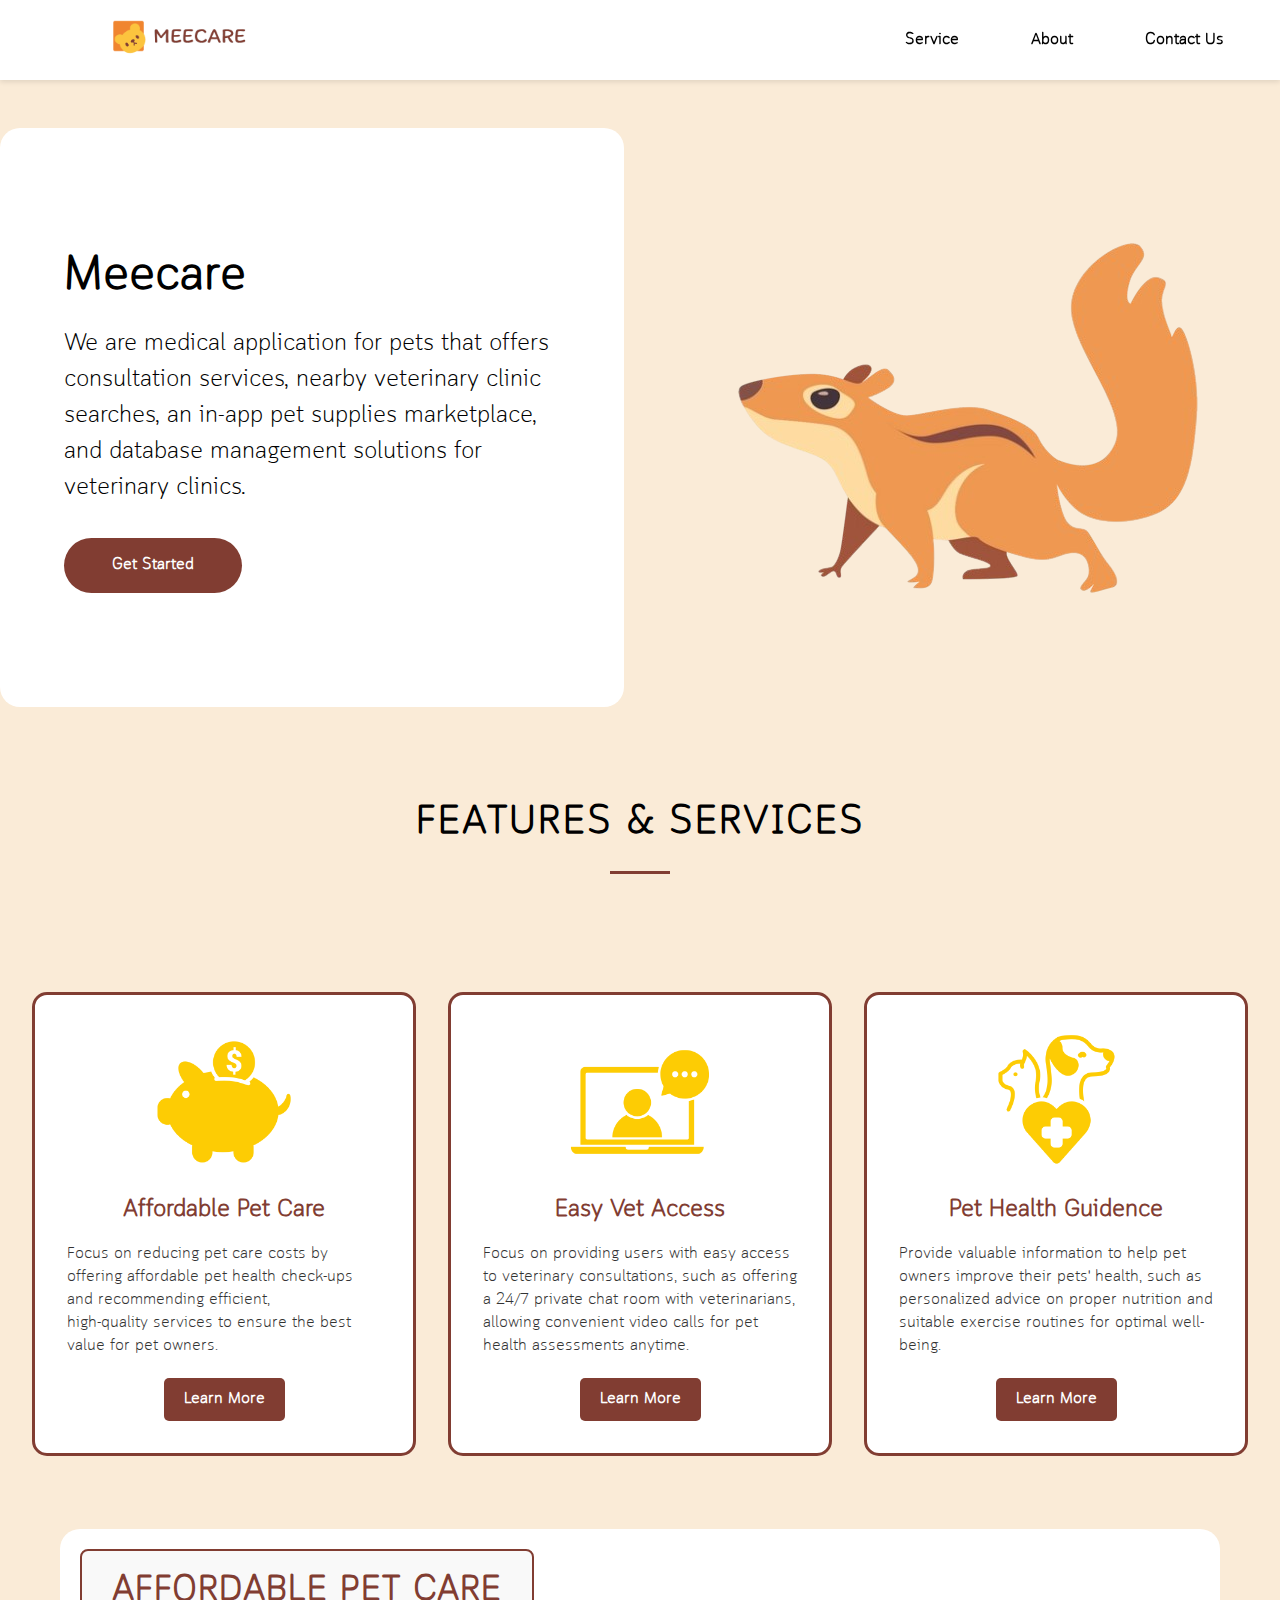
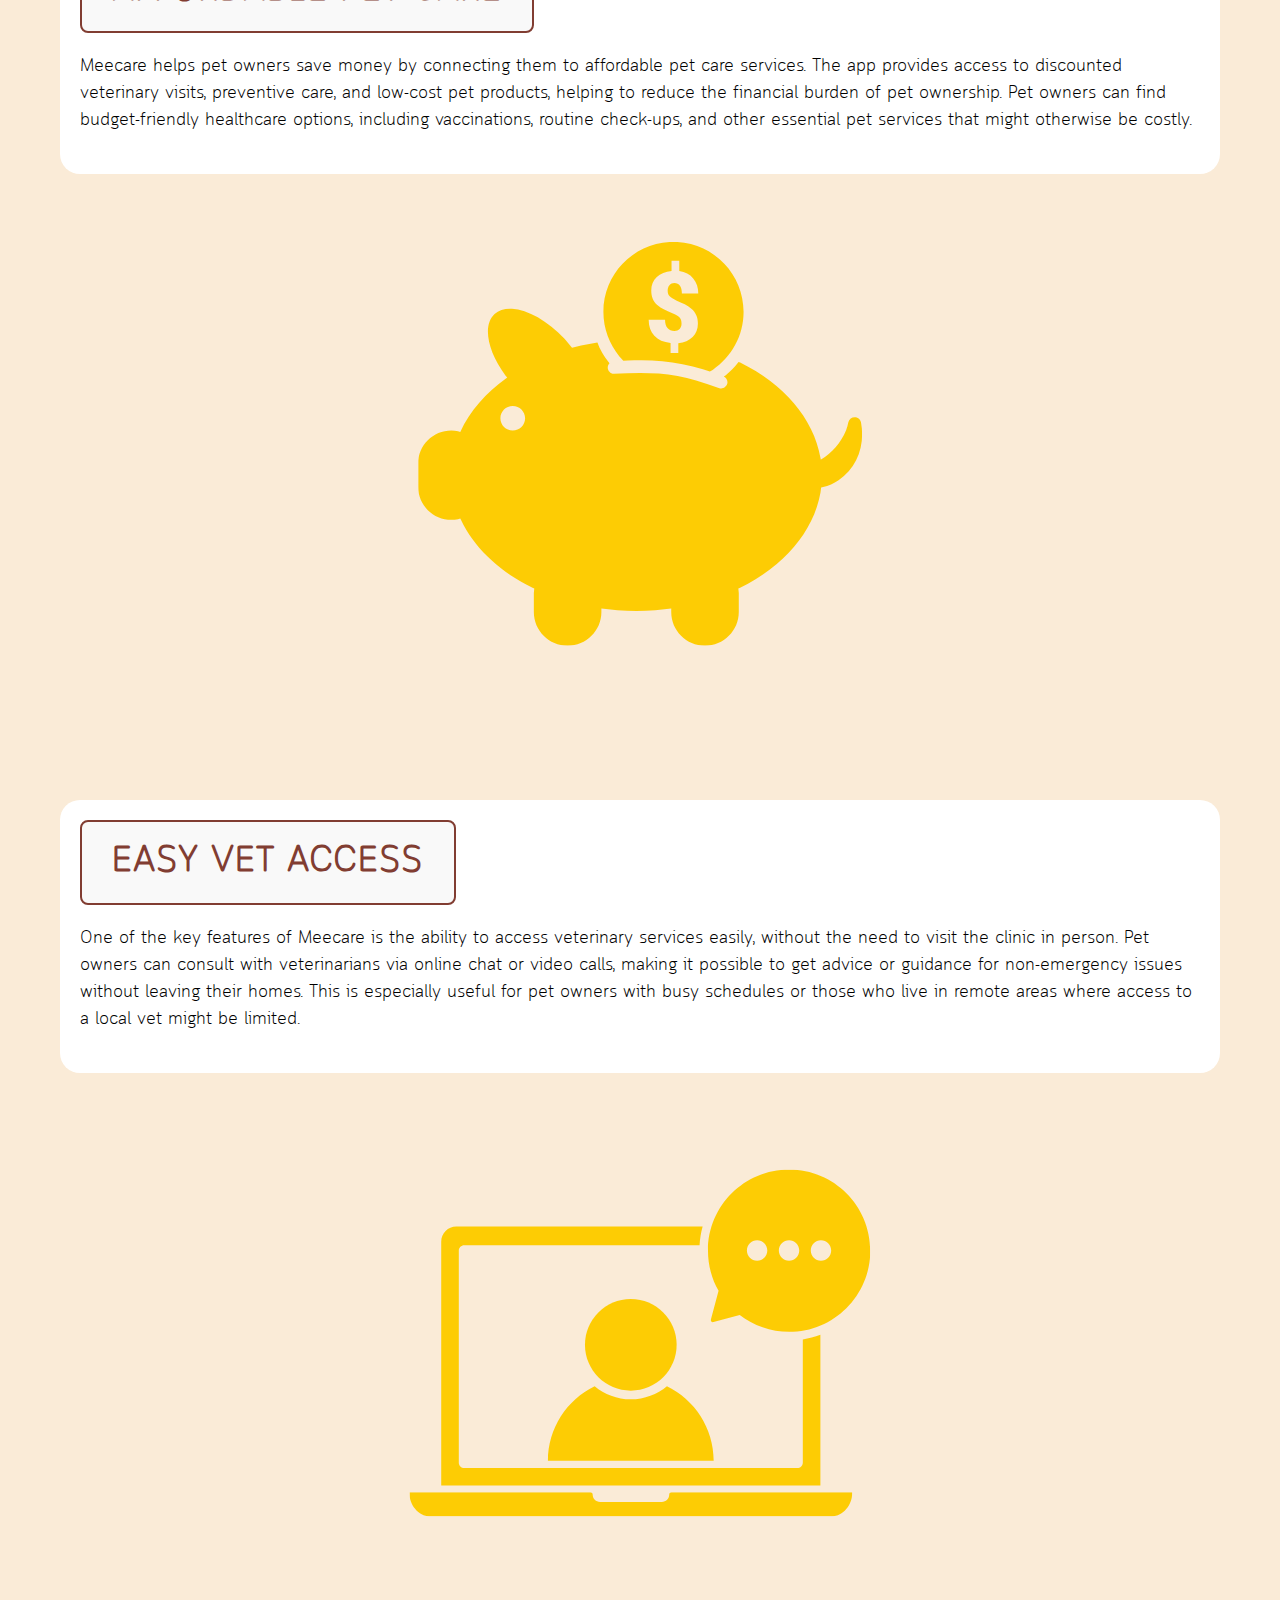
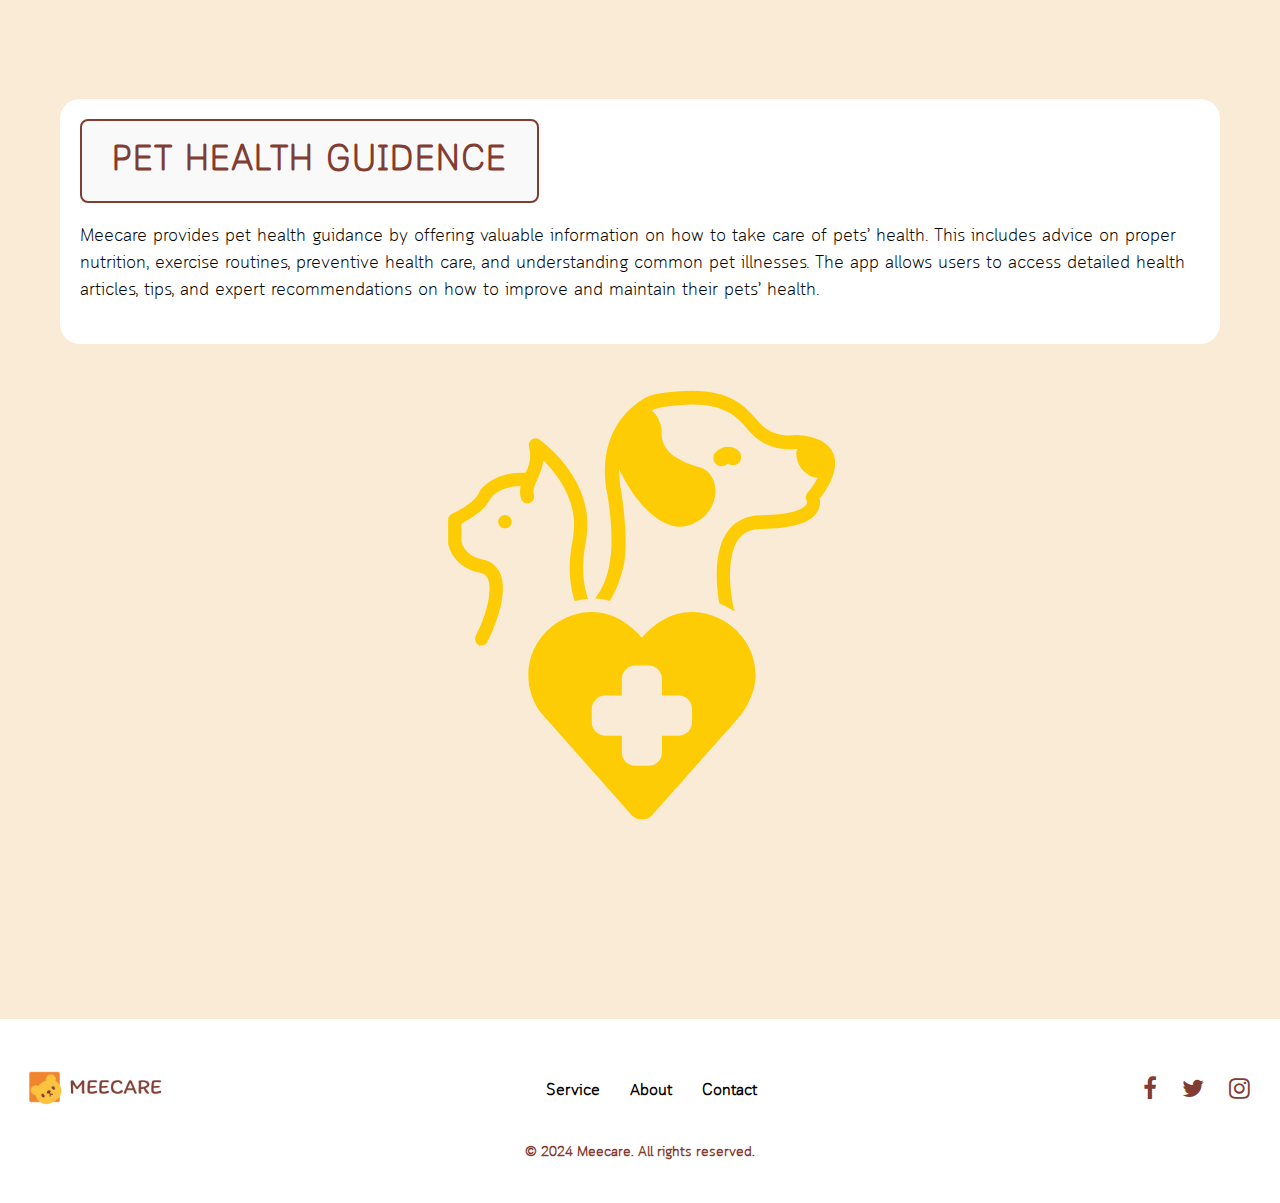
<file: index.html>
<!DOCTYPE html>
<html lang="en">

<head>
  <meta charset="UTF-8" />
  <meta name="viewport" content="width=device-width, initial-scale=1.0">
  <title>Meecare</title>
  <link rel="shortcut icon" href="image/Icon.png" type="image/x-icon">
  <link rel="stylesheet" href="style.css">
  <link rel="stylesheet" href="about.css">
  <link rel="stylesheet" href="https://cdnjs.cloudflare.com/ajax/libs/font-awesome/4.7.0/css/font-awesome.min.css">
</head>

<body>
  <nav>
    <div class="logo"><a href="index.html"><img src="image/Logo.png" alt=""></a></div>
    <div class="hamburger">
      <span></span>
      <span></span>
      <span></span>
    </div>
    <div class="nav-items">
      <ul>
        <li><a href="#Service" class="underline-effect">Service</a></li>
        <li><a href="about.html" class="underline-effect">About</a></li>
        <li><a href="contact.html" class="underline-effect">Contact Us</a></li>
      </ul>
    </div>
  </nav>
  <section class="hero">
    <div class="hero-container">
      <div class="column-left">
        <h1>Meecare</h1>
        <p>
          We are medical application for pets that offers consultation services, nearby veterinary clinic searches, an
          in-app pet supplies marketplace, and database management solutions for veterinary clinics.
        </p>
        <button onclick="location.href='about.html'">Get Started</button>
      </div>
      <div class="column-right">
        <img src="image/hero.png" class="hero-image">
      </div>
    </div>
  </section>
  <section class="service">
    <div class="section-title" id="Service">Features & Services</div>
  </section>
  <section class="grid">
    <div class="grid-item">
      <img src="image/card1.png" alt="Affordable Pet Care">
      <h2 style="color: #813d32;">Affordable Pet Care</h2>
      <p>Focus on reducing pet care costs by offering affordable pet health check-ups and recommending
        efficient,<br>high-quality services to ensure the best value for pet owners.</p>
      <button class="learn-more" onclick="location.href='#APC'">Learn More</button>
    </div>
    <div class="grid-item">
      <img src="image/card2.png" alt="Easy Vet Access">
      <h2 style="color: #813d32;">Easy Vet Access</h2>
      <p>Focus on providing users with easy access to veterinary consultations, such as offering a 24/7 private chat
        room with veterinarians, allowing convenient video calls for pet health assessments anytime.</p>
      <button class="learn-more" onclick="location.href='#EVA'">Learn More</button>
    </div>
    <div class="grid-item">
      <img src="image/card3.png" alt="Pet Health Guidence">
      <h2 style="color: #813d32;">Pet Health Guidence</h2>
      <p>Provide valuable information to help pet owners improve their pets' health, such as personalized advice on
        proper nutrition and suitable exercise routines for optimal well-being.</p>
      <button class="learn-more" onclick="location.href='#PHG'">Learn More</button>
    </div>
  </section>
  <section class="hero-affordable-pet-care">
    <div class="hero-container">
      <div class="hero-service-container" id="APC">
        <div class="column-left">
          <h1>Affordable Pet Care</h1>
          <p>Meecare helps pet owners save money by connecting them to affordable pet care services. The app provides
            access to discounted veterinary visits, preventive care, and low-cost pet products, helping to reduce the
            financial burden of pet ownership. Pet owners can find budget-friendly healthcare options, including
            vaccinations, routine check-ups, and other essential pet services that might otherwise be costly.</p>
        </div>
        <div class="column-right">
          <img src="image/card1.png" alt="Affordable Pet Care Image">
        </div>
      </div>
    </div>
  </section>
  <section class="hero-affordable-pet-care">
    <div class="hero-container">
      <div class="hero-service-container" id="EVA">
        <div class="column-left">
          <h1>Easy Vet Access</h1>
          <p>One of the key features of Meecare is the ability to access veterinary services easily, without the need to
            visit the clinic in person. Pet owners can consult with veterinarians via online chat or video calls, making
            it possible to get advice or guidance for non-emergency issues without leaving their homes. This is
            especially useful for pet owners with busy schedules or those who live in remote areas where access to a
            local vet might be limited.</p>
        </div>
        <div class="column-right">
          <img src="image/card2.png" alt="Affordable Pet Care Image">
        </div>
      </div>
    </div>
  </section>
  <section class="hero-affordable-pet-care">
    <div class="hero-container">
      <div class="hero-service-container" id="PHG">
        <div class="column-left">
          <h1>Pet Health Guidence</h1>
          <p>Meecare provides pet health guidance by offering valuable information on how to take care of pets’ health.
            This includes advice on proper nutrition, exercise routines, preventive health care, and understanding
            common pet illnesses. The app allows users to access detailed health articles, tips, and expert
            recommendations on how to improve and maintain their pets’ health.</p>
        </div>
        <div class="column-right">
          <img src="image/card3.png" alt="Affordable Pet Care Image">
        </div>
      </div>
    </div>
  </section>
  <footer>
    <div class="footer-container">
      <div class="footer-logo">
        <a href="index.html"><img src="image/Logo.png" alt="Meecare Logo"></a>
      </div>
      <div class="footer-links">
        <ul>
          <li><a href="index.html#Service">Service</a></li>
          <li><a href="about.html">About</a></li>
          <li><a href="contact.html">Contact</a></li>
        </ul>
      </div>
      <div class="footer-social">
        <a href="https://facebook.com" target="_blank"><i class="fa fa-facebook"></i></a>
        <a href="https://twitter.com" target="_blank"><i class="fa fa-twitter"></i></a>
        <a href="https://instagram.com" target="_blank"><i class="fa fa-instagram"></i></a>
      </div>
    </div>
    <div class="footer-bottom">
      <p>&copy; 2024 Meecare. All rights reserved.</p>
    </div>
  </footer>
</body>
<script src="script.js"></script>

</html>
</file>
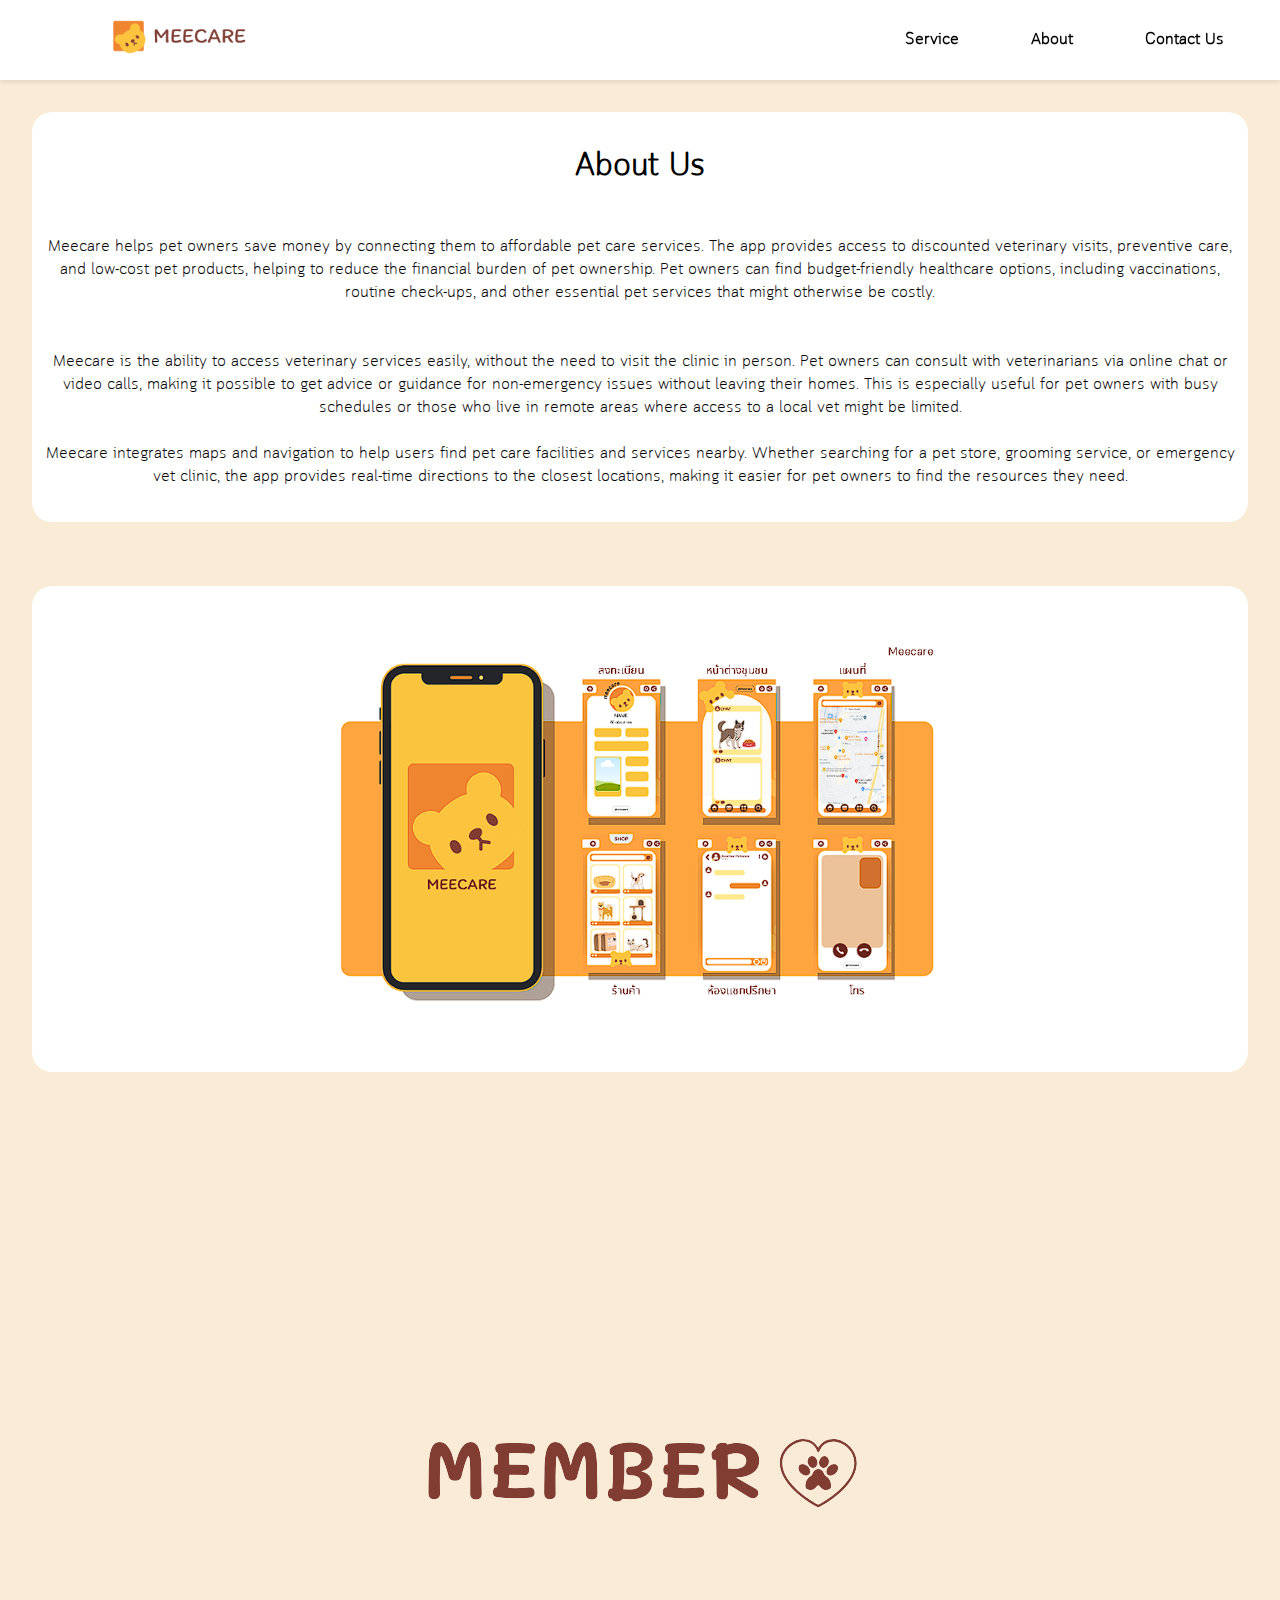
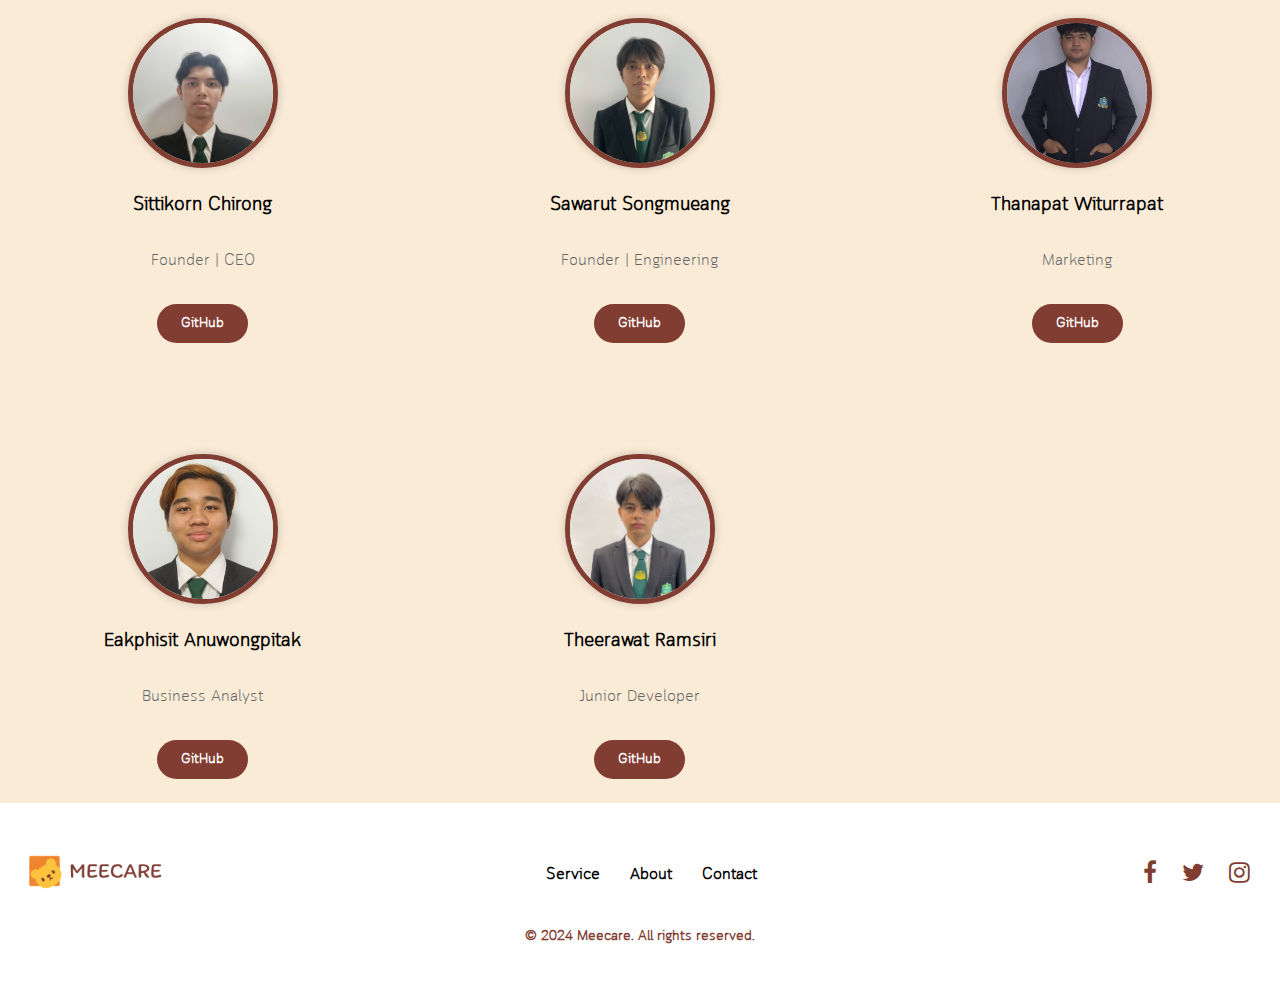
<file: about.html>
<!DOCTYPE html>
<html lang="en">

<head>
    <meta charset="UTF-8" />
    <meta name="viewport" content="width=device-width, initial-scale=1.0">
    <title>Meecare</title>
    <link rel="shortcut icon" href="image/Icon.png" type="image/x-icon">
    <link rel="stylesheet" href="style.css">
    <link rel="stylesheet" href="about.css">
    <link rel="stylesheet" href="https://cdnjs.cloudflare.com/ajax/libs/font-awesome/4.7.0/css/font-awesome.min.css">
</head>

<body>
    <nav>
        <div class="logo"><a href="index.html"><img src="image/Logo.png" alt=""></a></div>
        <div class="hamburger">
            <span></span>
            <span></span>
            <span></span>
        </div>
        <div class="nav-items">
            <ul>
                <li><a href="index.html#Service" class="underline-effect">Service</a></li>
                <li><a href="about.html" class="underline-effect">About</a></li>
                <li><a href="contact.html" class="underline-effect">Contact Us</a></li>
            </ul>
        </div> <!-- ปิด div.nav-items -->
    </nav>
    <section class="hero">
        <div class="hero-container2">
            <div class="column-left2">
                <br>
                <h1>About Us</h1><br>
                <br>
                <p>
                    Meecare helps pet owners save money by connecting them to affordable pet care services. The app
                    provides access to discounted veterinary visits, preventive care, and low-cost pet products, helping
                    to reduce the financial burden of pet ownership. Pet owners can find budget-friendly healthcare
                    options, including vaccinations, routine check-ups, and other essential pet services that might
                    otherwise be costly.
                </p></br>
                <br>
                <p>
                    Meecare is the ability to access veterinary services easily, without the need to visit the clinic in
                    person. Pet owners can consult with veterinarians via online chat or video calls, making it possible
                    to get advice or guidance for non-emergency issues without leaving their homes. This is especially
                    useful for pet owners with busy schedules or those who live in remote areas where access to a local
                    vet might be limited.
                    </br></p>
                <br>
                <p>
                    Meecare integrates maps and navigation to help users find pet care facilities and services nearby.
                    Whether searching for a pet store, grooming service, or emergency vet clinic, the app provides
                    real-time directions to the closest locations, making it easier for pet owners to find the resources
                    they need.
                </p></br>


            </div>
            <div class="column-right2">
                <img src="image/about.png">
            </div>
    </section>
    <section class="M"><img src="image/Member.png" alt=""></section>
    <section class="Member">
        <div class="Member-info">

            <br><img src="image/Member1.jpg" alt=""><br>
            <h3>Sittikorn Chirong</h3>
            <br>
            <p>Founder | CEO</p></br>
            <a href="https://github.com/Sittikorn00">GitHub</a>
        </div>
        <div class="Member-info">

            <br><img src="image/Member2.jpg" alt=""><br>
            <h3>Sawarut Songmueang</h3>
            <br>
            <p>Founder | Engineering</p></br>
            <a href="https://github.com/SleeppyX">GitHub</a>
        </div>
        <div class="Member-info">

            <br><img src="image/Member3.jpg" alt=""><br>
            <h3>Thanapat Witurrapat</h3>
            <br>
            <p>Marketing</p></br>
            <a href="https://github.com/MagusGxLx">GitHub</a>
        </div>
        <div class="Member-info">

            <br><img src="image/Member4.jpg" alt=""><br>
            <h3>Eakphisit Anuwongpitak</h3>
            <br>
            <p>Business Analyst</p></br>
            <a href="https://github.com/RionMReal">GitHub</a>
        </div>
        <div class="Member-info">

            <br><img src="image/Member5.jpg" alt=""><br>
            <h3>Theerawat Ramsiri</h3>
            <br>
            <p>Junior Developer</p></br>
            <a href="https://k1mtherawat.github.io/My-resume/">GitHub</a>
        </div>
    </section>
</body>
<footer>
    <div class="footer-container">
        <div class="footer-logo">
            <a href="index.html"><img src="image/Logo.png" alt="Meecare Logo"></a>
        </div>
        <div class="footer-links">
            <ul>
                <li><a href="index.html#Service">Service</a></li>
                <li><a href="about.html">About</a></li>
                <li><a href="contact.html">Contact</a></li>
            </ul>
        </div>
        <div class="footer-social">
            <a href="https://facebook.com" target="_blank"><i class="fa fa-facebook"></i></a>
            <a href="https://twitter.com" target="_blank"><i class="fa fa-twitter"></i></a>
            <a href="https://instagram.com" target="_blank"><i class="fa fa-instagram"></i></a>
        </div>
    </div>
    <div class="footer-bottom">
        <p>&copy; 2024 Meecare. All rights reserved.</p>
    </div>
</footer>
</body>
<script src="script.js"></script>

</html>
</file>
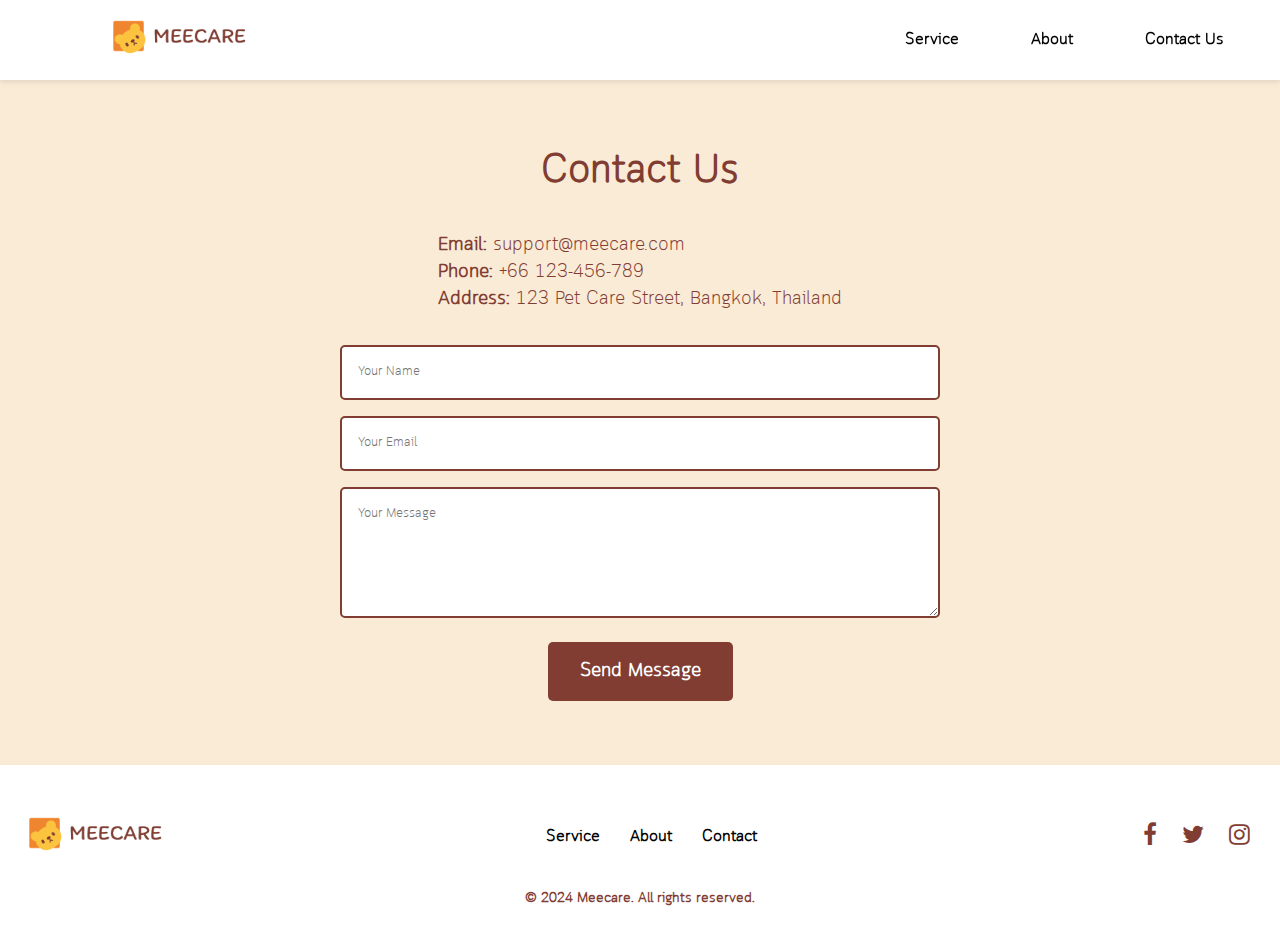
<file: contact.html>
<!DOCTYPE html>
<html lang="en">

<head>
    <meta charset="UTF-8" />
    <meta name="viewport" content="width=device-width, initial-scale=1.0">
    <title>Meecare</title>
    <link rel="shortcut icon" href="image/Icon.png" type="image/x-icon">
    <link rel="stylesheet" href="style.css">
    <link rel="stylesheet" href="contact.css">
    <link rel="stylesheet" href="https://cdnjs.cloudflare.com/ajax/libs/font-awesome/4.7.0/css/font-awesome.min.css">
</head>

<body>
    <nav>
        <div class="logo"><a href="index.html"><img src="image/Logo.png" alt=""></a></div>
        <div class="hamburger">
            <span></span>
            <span></span>
            <span></span>
        </div>
        <div class="nav-items">
            <ul>
                <li><a href="index.html#Service" class="underline-effect">Service</a></li>
                <li><a href="about.html" class="underline-effect">About</a></li>
                <li><a href="contact.html" class="underline-effect">Contact Us</a></li>
            </ul>
        </div> <!-- ปิด div.nav-items -->
    </nav>
</body>
<section class="contact" id="contact">
    <h1>Contact Us</h1>
    <div class="contact-container">
        <div class="contact-info">
            <p><strong>Email:</strong> support@meecare.com</p>
            <p><strong>Phone:</strong> +66 123-456-789</p>
            <p><strong>Address:</strong> 123 Pet Care Street, Bangkok, Thailand</p>
        </div>
        <div class="contact-form">
            <form>
                <input type="text" placeholder="Your Name" required>
                <input type="email" placeholder="Your Email" required>
                <textarea rows="5" placeholder="Your Message" required></textarea>
                <button type="submit">Send Message</button>
            </form>
        </div>
    </div>
</section>

<footer>
    <div class="footer-container">
        <div class="footer-logo">
            <a href="index.html"><img src="image/Logo.png" alt="Meecare Logo"></a>
        </div>
        <div class="footer-links">
            <ul>
                <li><a href="index.html#Service">Service</a></li>
                <li><a href="about.html">About</a></li>
                <li><a href="contact.html">Contact</a></li>
            </ul>
        </div>
        <div class="footer-social">
            <a href="https://facebook.com" target="_blank"><i class="fa fa-facebook"></i></a>
            <a href="https://twitter.com" target="_blank"><i class="fa fa-twitter"></i></a>
            <a href="https://instagram.com" target="_blank"><i class="fa fa-instagram"></i></a>
        </div>
    </div>


    <div class="footer-bottom">
        <p>&copy; 2024 Meecare. All rights reserved.</p>
    </div>
</footer>
</body>
<script src="script.js"></script>

</html>
</file>
<file: style.css>
* {
  box-sizing: border-box;
  margin: 0;
  padding: 0;
  font-family: 'CloudSoft', sans-serif;
}

@font-face {
  font-family: 'CloudSoft';
  src: url('font/CloudSoft-Light.ttf') format('truetype');
}

body {
  background-color: antiquewhite;
}

nav {
  height: 80px;
  background: #ffffff;
  display: flex;
  justify-content: space-between;
  align-items: center;
  padding: 0 2rem;
  position: sticky;
  top: 0;
  z-index: 1000;
  box-shadow: 0 2px 5px rgba(0, 0, 0, 0.1);
}

nav a {
  text-decoration: none;
  color: #813d32;
  padding: 0 1.5rem;
  font-weight: bolder;
  transition: color 0.3s ease;
}

nav a:hover {
  color: #fdcc04;
}

.logo {
  padding: 0 3rem;
}

.logo img {
  max-width: 150px;
}

.nav-items {
  display: flex;
}

.nav-items ul {
  display: flex;
  gap: 1.5rem;
  list-style: none;
}

.nav-items ul li a {
  text-decoration: none;
  color: black;
  font-weight: bold;
  transition: color 0.3s ease;
}

.nav-items ul li a:hover {
  color: #813d32;
}

.hamburger {
  display: none;
  position: absolute;
  right: 1rem;
  cursor: pointer;
  flex-direction: column;
  gap: 5px;
}

.hamburger span {
  width: 25px;
  height: 3px;
  background: #813d32;
  border-radius: 5px;
  transition: all 0.3s ease;
}

.hamburger:hover span {
  background: #fdcc04;
}

.underline-effect {
  display: inline-block;
  position: relative;
}

.underline-effect::after {
  content: "";
  position: absolute;
  background-color: #fdcc04;
  height: 3px;
  width: 0;
  left: 0;
  bottom: -5px;
  transition: width 0.3s ease;
}

.underline-effect:hover::after {
  width: 100%;
}

.hero {
  background: #ffffff;
}

.hero-container {
  display: grid;
  grid-template-columns: 1fr 1fr;
  height: 75vh;
  padding: 3rem calc((100vw - 1300px) / 2);
  gap: 2rem;
  background-color: antiquewhite;
}

.hero-service-container {
  width: 100%;
  max-width: 1200px;
  padding: 20px;
  margin: 0 auto;
  box-sizing: border-box;
}

.hero-service-container img {
  width: 100%;
  max-width: 500px;
  height: auto;
  overflow: hidden;
}

.column-left {
  display: flex;
  flex-direction: column;
  justify-content: center;
  align-items: flex-start;
  color: #000;
  padding: 0 4rem;
  background-color: white;
  border-radius: 20px;
}

.column-left h1 {
  margin-bottom: 1rem;
  font-size: 3rem;
}

.column-left p {
  margin-bottom: 2rem;
  font-size: 1.5rem;
  line-height: 1.5;
}

.column-right {
  display: flex;
  justify-content: center;
  align-items: center;
  padding: 0 2rem;
}

.column-right img {
  width: auto;
  max-width: 100%;
  height: auto;
  display: block;
  margin: 0 auto;
}

button {
  padding: 1rem 3rem;
  font-size: 1rem;
  font-weight: bolder;
  border: none;
  color: white;
  background: #813d32;
  cursor: pointer;
  border-radius: 50px;
  transition: background-color 0.3s ease, color 0.3s ease;
}

button:hover {
  background: #fdcc04;
  color: #000;
}

.hero-image {
  width: 100%;
  max-width: 500px;
  height: auto;
}

.grid {
  display: grid;
  grid-template-columns: repeat(auto-fit, minmax(200px, 1fr));
  gap: 2rem;
  padding: 3rem 2rem;
  background-color: antiquewhite;
  margin-bottom: 60px;
}

.grid-item {
  background-color: #ffffff;
  border: 3px solid #813d32;
  padding: 2rem;
  border-radius: 15px;
  display: flex;
  flex-direction: column;
  align-items: center;
  justify-content: center;
  transition: 0.3s;
}

.grid-item img {
  width: 100%;
  height: auto;
  max-width: 150px;
  margin-bottom: 1rem;
  object-fit: cover;
}

.grid-item:hover {
  box-shadow: 0 4px 10px rgba(0, 0, 0, 0.3);
}

.grid-item h2 {
  font-size: 1.5rem;
  margin-bottom: 1rem;
}

.grid-item p {
  font-size: 1rem;
  color: #333;
}

.service {
  background-color: antiquewhite;
  padding: 40px 20px;
  text-align: center;
}

.section-title {
  font-size: 2.5rem;
  font-weight: 700;
  color: black;
  margin-bottom: 30px;
  text-transform: uppercase;
  letter-spacing: 2px;
  position: relative;
}

.section-title::after {
  content: '';
  display: block;
  width: 60px;
  height: 3px;
  background-color: #813d32;
  margin: 20px auto 0;
}

.learn-more {
  background-color: #813d32;
  color: white;
  padding: 10px 20px;
  border: none;
  border-radius: 5px;
  cursor: pointer;
  font-size: 1rem;
  transition: background-color 0.3s ease;
  margin-top: 20px;
}

.learn-more:hover {
  background-color: #fdcc04;
}

footer {
  background-color: white;
  color: #813d32;
  padding: 40px 20px;
  text-align: center;
  font-weight: bolder;
}

.footer-container {
  display: flex;
  justify-content: space-between;
  align-items: center;
  max-width: 1250px;
  margin: 0 auto;
}

.footer-logo img {
  max-width: 150px;
}

.footer-links ul {
  list-style: none;
  padding: 0;
  display: flex;
}

.footer-links ul li {
  margin: 0 15px;
}

.footer-links a {
  text-decoration: none;
  color: black;
  font-weight: bolder;
}

.footer-links a:hover {
  color: #813d32;
}

.footer-social a {
  color: #813d32;
  margin: 0 10px;
  font-size: 24px;
}

.footer-social a:hover {
  color: black;
}

.footer-bottom {
  margin-top: 20px;
}

.footer-bottom p {
  font-size: 14px;
}

.affordable-pet-care {
  padding: 40px;
  background-color: #f9f9f9;
  text-align: center;
}

.affordable-pet-care h2 {
  font-size: 36px;
  color: #813d32;
  margin-bottom: 20px;
}

.grid-container {
  display: grid;
  grid-template-columns: repeat(2, 1fr);
  gap: 20px;
  justify-items: center;
  margin-top: 20px;
}

.hero-affordable-pet-care {
  background-color: antiquewhite;
  padding: 20px;
  text-align: left;
  margin-bottom: 170px;
}

.hero-affordable-pet-care .hero-container {
  display: flex;
  align-items: center;
  justify-content: space-between;
  max-width: 1550px;
  margin: 0 auto;
}

.hero-affordable-pet-care .column-left {
  flex: 1;
  padding: 20px;
  background-color: white;
}

.hero-affordable-pet-care h1 {
  font-size: 36px;
  color: #813d32;
  margin-bottom: 20px;
  padding: 15px 30px;
  background-color: #f9f9f9;
  border: 2px solid #813d32;
  border-radius: 8px;
  text-align: center;
  text-transform: uppercase;
  letter-spacing: 1px;
  line-height: 1.4;
}

.hero-affordable-pet-care p {
  font-size: 18px;
  margin-bottom: 20px;
  color: black;
}

.hero-affordable-pet-care .column-right {
  flex: 1;
  padding: 20px;
}

.hero-affordable-pet-care .column-right img {
  max-width: 100%;
  border-radius: 8px;
}

@media (max-width: 1024px) {
  .grid {
    grid-template-columns: repeat(1, 1fr);
  }

  .hero-container {
    grid-template-columns: repeat(1, 1fr);
  }
}

@media (max-width: 760px) {
  .hamburger {
    display: flex;
    top: 50%;
    transform: translateY(-50%);
  }

  nav {
    justify-content: center;
    position: sticky;
    padding: 0 1rem;
  }

  button {
    padding: 0.6rem 1.5rem;
    font-size: 0.8rem;
  }

  .logo {
    position: absolute;
    left: 50%;
    transform: translateX(-50%);
  }

  .nav-items {
    display: none;
    position: absolute;
    top: 80px;
    right: 0;
    left: 0;
    background: #ffffff;
    flex-direction: column;
    align-items: center;
    padding: 1rem;
    border-radius: 8px;
    box-shadow: 0 4px 10px rgba(0, 0, 0, 0.1);
  }

  .nav-items.active {
    display: flex;
  }

  .nav-items ul {
    flex-direction: column;
    gap: 1rem;
  }

  .nav-items ul li {
    text-align: center;
  }

  .hero-container {
    grid-template-columns: 1fr;
    flex-direction: column;
    padding: 2rem;
    text-align: center;
    margin-bottom: 15rem;
  }

  .column-left {
    align-items: center;
    padding: 0;
  }

  .column-right {
    margin: 2rem 0;
  }

  .column-right img {
    max-width: 80%;
    height: auto;
    margin: 0 auto;
    object-fit: cover;
  }

  .grid-item img {
    max-width: 100px;
  }

  .grid-container {
    grid-template-columns: 1fr;
  }

  .section-title {
    font-size: 1.8rem;
    letter-spacing: 1px;
  }

  .hero-affordable-pet-care h1 {
    font-size: 1.8rem;
  }

  .service {
    padding: 30px 10px;
  }

  .hero-service-container {
    flex-direction: column;
    align-items: center;
    text-align: center;
    padding: 10px 10px 0 10px;
    margin: 10px;
  }

  .hero-service-container img {
    height: auto;
    margin: 0 auto;
  }

  .footer-container {
    flex-direction: column;
    text-align: center;
  }

  .footer-links ul {
    flex-direction: column;
    margin-top: 20px;
  }

  .footer-links ul li {
    margin-bottom: 10px;
  }

  .footer-social a {
    font-size: 20px;
  }

  .footer-social {
    margin-top: 20px;
  }

  .hero-affordable-pet-care .hero-container {
    flex-direction: column;
  }

  .hero-affordable-pet-care .column-left,
  .hero-affordable-pet-care .column-right {
    text-align: center;
  }

  .hero-affordable-pet-care .column-right img {
    max-width: 80%;
  }

  .hero-service-container h1,
  .hero-service-container p {
    font-size: 1.2rem;
    text-align: center;
  }
}
</file>
<file: about.css>
* {
  box-sizing: border-box;
  margin: 0;
  padding: 0;
  font-family: 'CloudSoft', sans-serif;
}

@font-face {
  font-family: 'CloudSoft';
  src: url('font/CloudSoft-Light.ttf') format('truetype');
}

nav {
  height: 80px;
  background: #ffffff;
  display: flex;
  justify-content: space-between;
  align-items: center;
  padding: 0 2rem;
  position: sticky;
  top: 0;
  z-index: 1000;
  box-shadow: 0 2px 5px rgba(0, 0, 0, 0.1);
}

nav a {
  text-decoration: none;
  color: #813d32;
  padding: 0 1.5rem;
  font-weight: bolder;
  transition: color 0.3s ease;
}

nav a:hover {
  color: #fdcc04;
}

.logo {
  padding: 0 3rem;
}

.logo img {
  max-width: 150px;
}

.nav-items {
  display: flex;
}

.nav-items ul {
  display: flex;
  gap: 1.5rem;
  list-style: none;
}

.nav-items ul li a {
  text-decoration: none;
  color: black;
  font-weight: bold;
  transition: color 0.3s ease;
}

.nav-items ul li a:hover {
  color: #813d32;
}

.hamburger {
  display: none;
  position: absolute;
  right: 1rem;
  cursor: pointer;
  flex-direction: column;
  gap: 5px;
}

.hamburger span {
  width: 25px;
  height: 3px;
  background: #813d32;
  border-radius: 5px;
  transition: all 0.3s ease;
}

.hamburger:hover span {
  background: #fdcc04;
}

.underline-effect {
  display: inline-block;
  position: relative;
}

.underline-effect::after {
  content: "";
  position: absolute;
  background-color: #fdcc04;
  height: 3px;
  width: 0;
  left: 0;
  bottom: -5px;
  transition: width 0.3s ease;
}

.underline-effect:hover::after {
  width: 100%;
}

.hero-container2 {
  display: grid;
  grid-template-columns: 1fr 1fr;
  height: auto;
  padding: 3rem;
  gap: 2rem;
  background-color: antiquewhite;
}

.column-left2,
.column-right2 {
  width: 100%;
  max-width: 100%;
  background-color: #fff;
  padding: 2rem;
  border-radius: 20px;
  font-weight: 500;
}

.column-right2 img {
  max-width: 100%;
  height: auto;
  display: block;
  margin: 0 auto;
}

.Member {
  display: grid;
  grid-template-columns: repeat(3, 1fr);
  gap: 2rem;
  transition: all 0.3s ease-in-out;
}

.Member-info {
  padding: 2rem;
  text-align: center;
}

.Member-info a {
  text-decoration: none;
  padding: 0.6rem 1.5rem;
  font-size: 0.9rem;
  font-weight: bolder;
  border: none;
  color: white;
  background: #813d32;
  cursor: pointer;
  border-radius: 50px;
  transition: background-color 0.3s ease, color 0.3s ease;
}

.Member-info a:hover {
  background-color: #fdc43e;
  color: #000;
}

.Member-info img {
  width: 150px;
  height: 150px;
  border-radius: 50%;
  object-fit: cover;
  box-shadow: 0 0 10px rgba(0, 0, 0, 0.2);
  margin-bottom: 1rem;
  border: 5px solid #813d32;
}

.Member-info h3 {
  font-size: 1.2rem;
  font-weight: bold;
  margin-bottom: 0.5rem;
  white-space: nowrap;
  overflow: hidden;
  text-overflow: ellipsis;
}

.Member-info p {
  font-size: 1rem;
  color: #666;
  margin-bottom: 1rem;
}

.M {
  display: flex;
  justify-content: center;
  align-items: center;
  padding: 2rem;
}

footer {
  background-color: white;
  color: #813d32;
  padding: 40px 20px;
  text-align: center;
  font-weight: bolder;
}

.footer-container {
  display: flex;
  justify-content: space-between;
  align-items: center;
  max-width: 1250px;
  margin: 0 auto;
}

.footer-logo img {
  max-width: 150px;
}

.footer-links ul {
  list-style: none;
  padding: 0;
  display: flex;
}

.footer-links ul li {
  margin: 0 15px;
}

.footer-links a {
  text-decoration: none;
  color: black;
  font-weight: bolder;
}

.footer-links a:hover {
  color: #813d32;
}

.footer-social a {
  color: #813d32;
  margin: 0 10px;
  font-size: 24px;
}

.footer-social a:hover {
  color: black;
}

.footer-bottom {
  margin-top: 20px;
}

.footer-bottom p {
  font-size: 14px;
}

@media (max-width: 1024px) {
  .Member {
    grid-template-columns: repeat(2, 1fr);
  }

  .M {
    padding: 1.5rem;
  }

  .M img {
    max-width: 80%;
  }
}

@media (max-width: 480px) {
  .Member {
    grid-template-columns: repeat(1, 1fr);
  }

  .M {
    padding: 1rem;
  }

  .M img {
    max-width: 100%;
  }
}

@media (max-width: 1280px) {
  .hero-container2 {
    grid-template-columns: 1fr;
    flex-direction: column;
    padding: 2rem;
    text-align: center;
    margin-bottom: 15rem;
  }

  .column-left2 {
    align-items: center;
    padding: 10px;
  }

  .column-right2 {
    margin: 2rem 0;

    img {
      height: auto;
      width: auto;
      object-fit: contain;
    }
  }
}

@media (max-width: 760px) {
  .hamburger {
    display: flex;
    top: 50%;
    transform: translateY(-50%);
  }

  nav {
    justify-content: center;
    position: sticky;
    padding: 0 1rem;
  }

  button {
    padding: 0.6rem 1.5rem;
    font-size: 0.8rem;
  }

  .logo {
    position: absolute;
    left: 50%;
    transform: translateX(-50%);
  }

  .nav-items {
    display: none;
    position: absolute;
    top: 80px;
    right: 0;
    left: 0;
    background: #ffffff;
    flex-direction: column;
    align-items: center;
    padding: 1rem;
    border-radius: 8px;
    box-shadow: 0 4px 10px rgba(0, 0, 0, 0.1);
  }

  .nav-items.active {
    display: flex;
  }

  .nav-items ul {
    flex-direction: column;
    gap: 1rem;
  }

  .nav-items ul li {
    text-align: center;
  }

  .M {
    padding: 1.5rem;
  }

  .M img {
    max-width: 80%;
  }
}
</file>
<file: contact.css>
* {
    box-sizing: border-box;
    margin: 0;
    padding: 0;
    font-family: 'CloudSoft', sans-serif;
}

@font-face {
    font-family: 'CloudSoft';
    src: url('font/CloudSoft-Light.ttf') format('truetype');
  }

nav {
    height: 80px;
    background: #ffffff;
    display: flex;
    justify-content: space-between;
    align-items: center;
    padding: 0 2rem;
    position: sticky;
    top: 0;
    z-index: 1000;
    box-shadow: 0 2px 5px rgba(0, 0, 0, 0.1);
}

nav a {
    text-decoration: none;
    color: #813d32;
    padding: 0 1.5rem;
    font-weight: bolder;
    transition: color 0.3s ease;
}

nav a:hover {
    color: #fdcc04;
}

.logo {
    padding: 0 3rem;
}

.logo img {
    max-width: 150px;
}

.nav-items {
    display: flex;
}

.nav-items ul {
    display: flex;
    gap: 1.5rem;
    list-style: none;
}

.nav-items ul li a {
    text-decoration: none;
    color: black;
    font-weight: bold;
    transition: color 0.3s ease;
}

.nav-items ul li a:hover {
    color: #813d32;
}

.hamburger {
    display: none;
    position: absolute;
    right: 1rem;
    cursor: pointer;
    flex-direction: column;
    gap: 5px;
}

.hamburger span {
    width: 25px;
    height: 3px;
    background: #813d32;
    border-radius: 5px;
    transition: all 0.3s ease;
}

.hamburger:hover span {
    background: #fdcc04;
}

.underline-effect {
    display: inline-block;
    position: relative;
}

.underline-effect::after {
    content: "";
    position: absolute;
    background-color: #fdcc04;
    height: 3px;
    width: 0;
    left: 0;
    bottom: -5px;
    transition: width 0.3s ease;
}

.underline-effect:hover::after {
    width: 100%;
}

.hero-container2 {
    display: grid;
    grid-template-columns: 1fr 1fr;
    height: 70vh;
    padding: 3rem;
    gap: 2rem;
    background-color: antiquewhite;
}

.contact {
    padding: 4rem 2rem;
    background-color: antiquewhite;
    text-align: center;
    color: #813d32;
}

.contact h1 {
    font-size: 2.5rem;
    margin-bottom: 2rem;
}

.contact-container {
    display: flex;
    flex-direction: column;
    align-items: center;
    gap: 2rem;
}

.contact-info {
    font-size: 1.2rem;
    text-align: left;
}

.contact-form {
    width: 100%;
    max-width: 600px;
}

.contact-form input,
.contact-form textarea {
    width: 100%;
    padding: 1rem;
    margin-bottom: 1rem;
    border: 2px solid #813d32;
    border-radius: 5px;
}

.contact-form button {
    background-color: #813d32;
    color: white;
    border: none;
    padding: 1rem 2rem;
    cursor: pointer;
    border-radius: 5px;
    font-size: 1.2rem;
}

.contact-form button:hover {
    background-color: #fdcc04;
    color: black;
}

.column-left2,
.column-right2 img {
    width: 100%;
    background-color: #fff;
    padding: 2rem;
    border-radius: 20px;
    height: auto;
}

footer {
    background-color: white;
    color: #813d32;
    padding: 40px 20px;
    text-align: center;
    font-weight: bolder;
}

.footer-container {
    display: flex;
    justify-content: space-between;
    align-items: center;
    max-width: 1250px;
    margin: 0 auto;
}

.footer-logo img {
    max-width: 150px;
}

.footer-links ul {
    list-style: none;
    padding: 0;
    display: flex;
}

.footer-links ul li {
    margin: 0 15px;
}

.footer-links a {
    text-decoration: none;
    color: black;
    font-weight: bolder;
}

.footer-links a:hover {
    color: #813d32;
}

.footer-social a {
    color: #813d32;
    margin: 0 10px;
    font-size: 24px;
}

.footer-social a:hover {
    color: black;
}

.footer-bottom {
    margin-top: 20px;
}

.footer-bottom p {
    font-size: 14px;
}

@media (max-width: 760px) {
    .hamburger {
        display: flex;
        top: 50%;
        transform: translateY(-50%);
    }

    nav {
        justify-content: center;
        position: sticky;
        padding: 0 1rem;
    }

    button {
        padding: 0.6rem 1.5rem;
        font-size: 0.8rem;
    }

    .logo {
        position: absolute;
        left: 50%;
        transform: translateX(-50%);
    }

    .nav-items {
        display: none;
        position: absolute;
        top: 80px;
        right: 0;
        left: 0;
        background: #ffffff;
        flex-direction: column;
        align-items: center;
        padding: 1rem;
        border-radius: 8px;
        box-shadow: 0 4px 10px rgba(0, 0, 0, 0.1);
    }

    .nav-items.active {
        display: flex;
    }

    .nav-items ul {
        flex-direction: column;
        gap: 1rem;
    }

    .nav-items ul li {
        text-align: center;
    }
}
</file>
